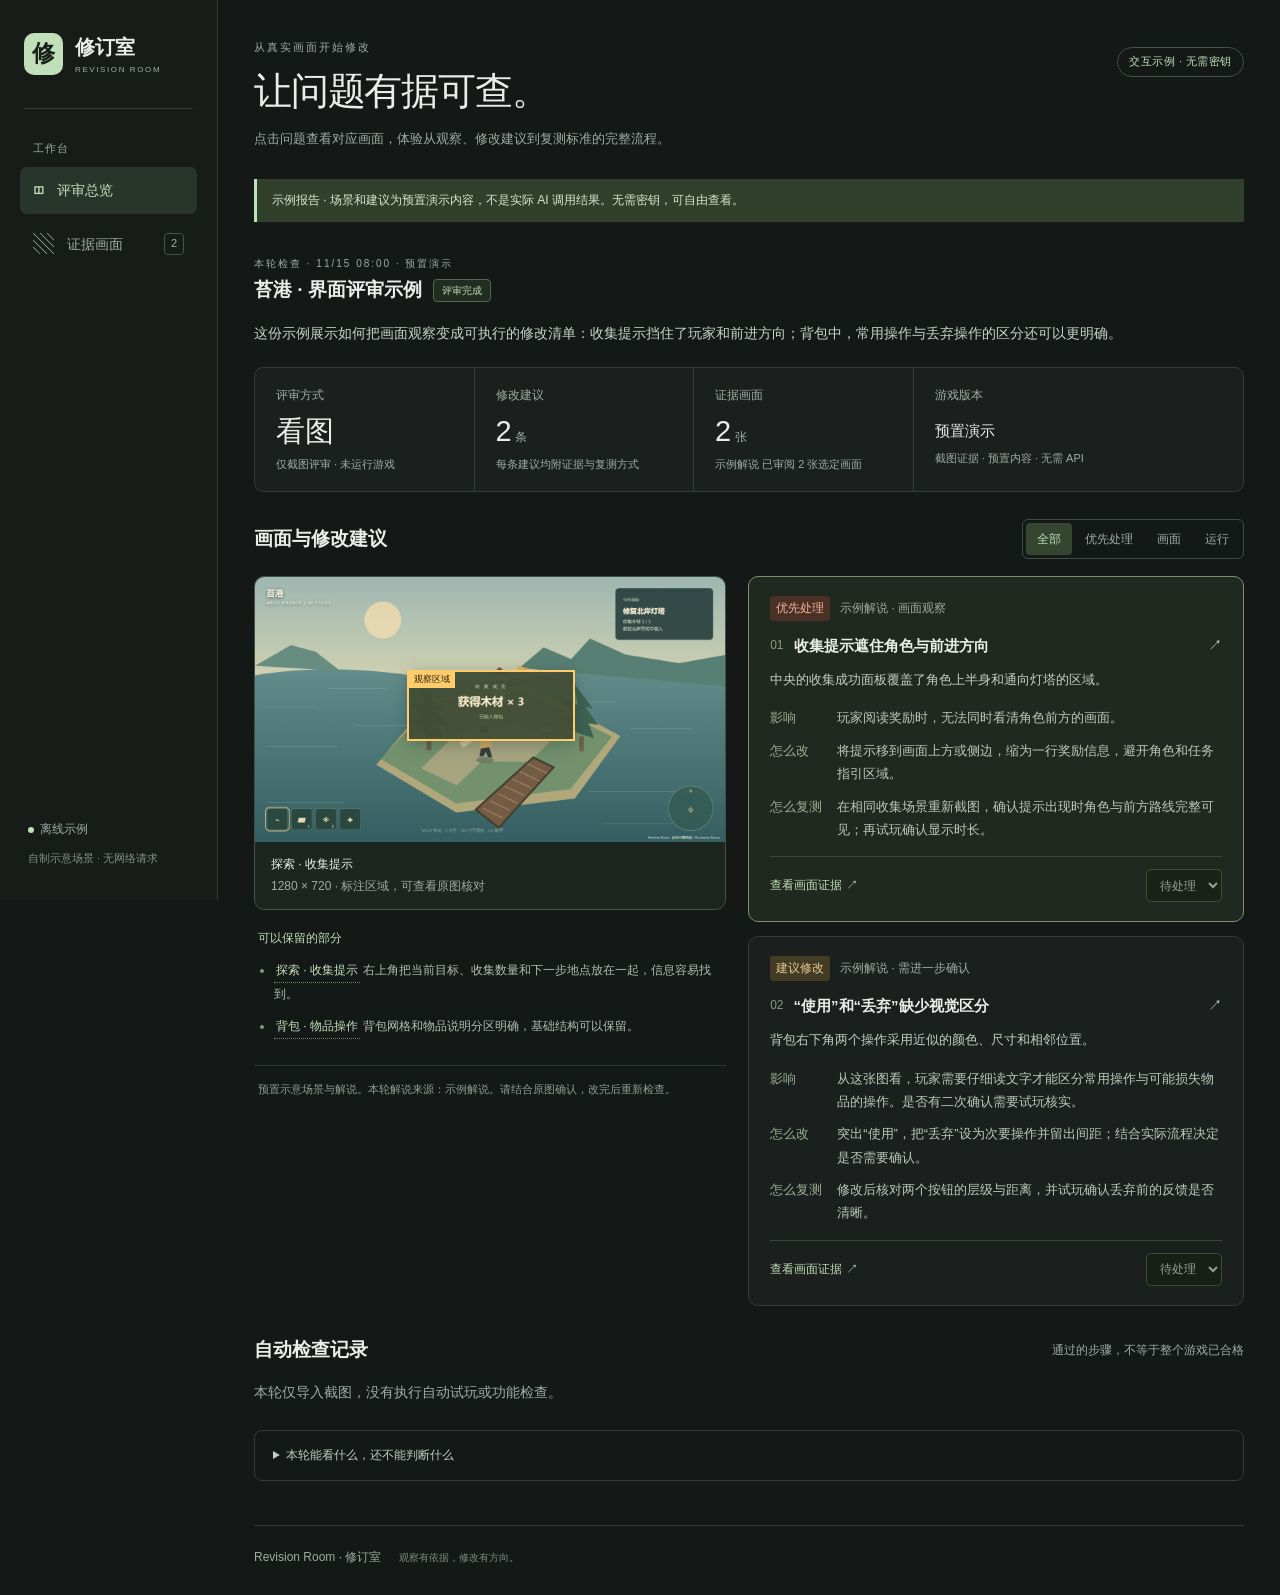
<file: docs/index.html>
<!doctype html>
<html lang="zh-CN">
<head>
  <meta charset="utf-8">
  <meta name="viewport" content="width=device-width,initial-scale=1">
  <meta name="color-scheme" content="dark">
  <title>Revision Room 修订室 · 有画面依据的游戏评审</title>
  <meta name="description" content="导入游戏截图，连接你选择的 AI，把画面观察变成附带证据、修改建议和复测标准的清单。">
  <link rel="icon" href="[data-uri]" type="image/svg+xml">
  <style>@charset "UTF-8";
:root{color-scheme:dark;--bg:#141817;--panel:#1b201e;--panel-raised:#202723;--line:#343c37;--text:#e9eee9;--muted:#a0aca4;--mint:#c1dfb9;--ink:#182119;--orange:#ecba82;--red:#e7a392;--radius:12px;font-family:"Segoe UI","Microsoft YaHei UI","Microsoft YaHei",sans-serif;font-size:14px}
*{box-sizing:border-box}body{margin:0;background:var(--bg);color:var(--text);line-height:1.6}button,input,select{font:inherit}button,select,summary{cursor:pointer}button,a,input,select,summary{-webkit-tap-highlight-color:transparent}button{color:inherit}button:disabled{cursor:wait;opacity:.55}a{color:inherit;text-decoration:none}h1,h2,h3,p{margin:0}h1{font-size:clamp(26px,3vw,38px);font-weight:580;letter-spacing:-1.2px;line-height:1.35}h2{font-size:19px;font-weight:600;line-height:1.5}h3{font-size:15px;font-weight:600}button:focus-visible,a:focus-visible,input:focus-visible,select:focus-visible,summary:focus-visible{outline:2px solid var(--mint);outline-offset:4px}button{border:0}::selection{background:#476443;color:white}[hidden]{display:none!important}.sr-only{position:absolute;width:1px;height:1px;padding:0;margin:-1px;overflow:hidden;clip:rect(0,0,0,0);white-space:nowrap;border:0}.skip{position:fixed;top:12px;left:240px;background:var(--mint);color:var(--ink);padding:10px 16px;transform:translateY(-150%);z-index:10;border-radius:8px}.skip:focus{transform:none}.eyebrow{font-size:11px;letter-spacing:2px;color:var(--muted);margin-bottom:12px}.muted{color:var(--muted)}.small{font-size:12px}.rail{position:fixed;left:0;top:0;bottom:0;width:218px;border-right:1px solid var(--line);padding:31px 20px;background:#171c19;display:flex;flex-direction:column;z-index:3}.brand{display:flex;gap:12px;align-items:center;font-size:20px;font-weight:600;padding:0 4px}.brand-mark{display:grid;place-items:center;width:39px;height:42px;background:var(--mint);color:var(--ink);border-radius:10px;font-size:23px}.brand small{display:block;font-size:8px;letter-spacing:1.6px;font-weight:500;color:var(--muted);margin-top:1px}.rail-rule{height:1px;background:var(--line);margin:31px 4px}.rail-caption{margin:0 13px 10px;letter-spacing:1px}.rail nav{display:grid;gap:7px}.nav-item{display:flex;align-items:center;gap:13px;background:none;color:var(--muted);padding:12px 13px;border-radius:7px;text-align:left;white-space:nowrap;min-height:44px}.nav-item>span{font-size:21px;line-height:1}.nav-item.active{background:#28352b;color:var(--mint)}.nav-item:hover{background:#232d26;color:var(--text)}.nav-item b{font-size:11px;padding:1px 6px;border:1px solid #455247;border-radius:4px;font-weight:500;margin-left:auto}.rail-bottom{margin-top:auto;padding:20px 8px 0;font-size:12px;color:var(--muted)}.status-dot{display:inline-block;background:var(--mint);width:6px;height:6px;border-radius:50%;margin-right:6px}.rail-bottom p{font-size:11px;color:#829087;margin-top:10px;line-height:1.8}main{margin-left:218px;padding:39px 36px 0;max-width:1720px;min-width:0}.page-heading{display:flex;justify-content:space-between;gap:24px;align-items:flex-start;margin-bottom:29px}.page-heading .eyebrow{margin-bottom:9px}.lead{color:var(--muted);margin-top:12px;font-size:13px;max-width:720px}.local-badge{font-size:11px;letter-spacing:.5px;border:1px solid #455247;color:var(--mint);padding:5px 11px;border-radius:20px;white-space:nowrap;margin-top:8px}.intake{border:1px solid var(--line);border-radius:var(--radius);padding:22px 24px;background:var(--panel);margin-bottom:26px}.intake-title{display:flex;gap:13px;align-items:center;margin-bottom:19px}.step-no{font-size:12px;color:var(--mint);border:1px solid #52664e;border-radius:50%;width:31px;height:31px;display:grid;place-items:center;flex-shrink:0}.intake-title h2{font-size:15px}.intake-title p{font-size:11px;color:var(--muted);margin-top:2px}.select-row{display:flex;gap:10px;flex-wrap:wrap}.select-row select{min-width:140px;flex:1;border:1px solid #455147;background:#151b17;border-radius:7px;color:var(--text);padding:11px 34px 11px 13px;max-width:100%;min-height:46px}.button{min-height:46px;border-radius:7px;padding:10px 18px;font-size:13px;white-space:nowrap;font-weight:600;transition:background .15s}.primary{background:var(--mint);color:var(--ink);border:1px solid var(--mint)}.primary:hover{background:#d0edc9}.primary span{margin-left:18px;font-size:17px}.secondary{background:transparent;border:1px solid #526155;color:var(--text)}.secondary:hover{background:#2c372e}.danger{color:var(--red);background:#3a2924;border:1px solid #67453a}.intake-foot{display:flex;justify-content:space-between;gap:10px;flex-wrap:wrap;font-size:11px;color:var(--muted);margin-top:12px}#model-status{color:var(--mint)}#model-status.unavailable{color:var(--orange)}.path-details{margin-top:12px;color:var(--muted);font-size:12px}.path-details summary{width:fit-content;padding:3px 0}.path-details label:not(.checkbox){display:block;margin-top:15px}.path-details input[type=text],#game-path{display:block;width:100%;background:#111713;border:1px solid #49574b;border-radius:5px;padding:10px 12px;color:var(--text);margin:7px 0 12px;min-height:43px}.checkbox{display:flex;align-items:center;gap:9px;color:var(--text);padding:8px 0}.checkbox input{accent-color:var(--mint);width:16px;height:16px}.path-details p{font-size:11px;max-width:700px;margin-top:5px}.empty{border:1px dashed #414e43;border-radius:var(--radius);padding:47px 20px 40px;text-align:center;min-height:330px;background:#181e1a}.empty-cross{font-size:29px;border:1px solid #485c45;color:var(--mint);width:55px;height:55px;border-radius:50%;display:grid;place-items:center;margin:0 auto 19px}.empty h2{font-size:23px;font-weight:500}.empty>p{font-size:13px;color:var(--muted);margin-top:11px}.empty-flow{display:flex;justify-content:center;gap:15px;align-items:center;margin:25px 0 17px;font-size:12px}.empty-flow span{background:#29342b;border-radius:5px;color:var(--mint);padding:6px 11px}.empty-flow i{color:#6e806f;font-style:normal}.empty .small{font-size:11px}footer{border-top:1px solid var(--line);display:flex;gap:18px;align-items:center;margin-top:44px;padding:22px 0 28px;color:#a1ada2;font-size:12px}footer span{font-size:10px;color:#7e8e82}.error{padding:16px 20px;background:#352720;border:1px solid #72523f;color:#f0c2a2;border-radius:9px;margin-bottom:20px;overflow-wrap:anywhere}.progress-panel{border:1px solid #52664e;background:#202b22;border-radius:10px;padding:21px 24px;margin-bottom:27px}.progress-top{display:flex;gap:10px;align-items:center}.progress-top strong{font-size:14px}.pulse{width:7px;height:7px;background:var(--mint);border-radius:50%;flex-shrink:0;animation:pulse 1.8s infinite}.progress-top #elapsed{margin-left:auto;white-space:nowrap;font-size:11px;color:var(--muted)}#steps{display:flex;list-style:none;padding:0;margin:20px 0 13px;gap:10px}#steps li{flex:1;border-top:2px solid #465148;padding-top:11px;color:#9aa79c;font-size:11px;display:flex;align-items:center;gap:6px}#steps li.current{border-color:var(--mint);color:var(--mint)}#steps li.done{border-color:#738f6d;color:#c0cfbe}#steps li>span{font-size:10px}#progress-detail{font-size:11px}.section-heading{display:flex;align-items:center;justify-content:space-between;gap:16px;flex-wrap:wrap;margin:34px 0 17px}.section-heading .eyebrow{margin-bottom:4px;font-size:10px}.section-heading h2{display:flex;align-items:center;gap:11px;flex-wrap:wrap}.section-heading.compact{margin-top:27px}.status-tag{font-size:10px;font-weight:500;border:1px solid #6e6251;color:var(--orange);padding:3px 8px;border-radius:4px;white-space:nowrap}.status-tag.done{border-color:#53674c;color:var(--mint);background:#222d22}.text-button{font-size:11px;background:none;padding:5px 0;color:var(--mint);text-align:left;min-height:30px;display:inline-flex;align-items:center}.text-button:hover{text-decoration:underline}.export-actions{display:flex;gap:18px}.report-summary{font-size:14px;line-height:1.85;color:#c8d3c9;margin-bottom:20px}.report-summary .notice{color:var(--orange);margin-top:10px;font-size:12px}.metrics{display:grid;grid-template-columns:repeat(3,1fr) 1.5fr;border:1px solid var(--line);border-radius:9px;background:var(--panel);overflow:hidden}.metrics>div{padding:18px 21px;border-right:1px solid var(--line);min-width:0}.metrics>div:last-child{border:0}.metrics>div>span{display:block;font-size:11px;color:var(--muted)}.metrics strong{font-size:29px;line-height:1.45;font-weight:500;display:block;margin:5px 0 3px;font-variant-numeric:tabular-nums}.metrics strong small{font-size:11px;color:var(--muted);font-weight:400}.metrics p{font-size:10px;color:var(--muted)}.metrics .version-metric strong{font-size:15px;margin-top:15px;margin-bottom:8px;overflow-wrap:anywhere}.filters{display:flex;border:1px solid #404d42;border-radius:6px;padding:3px;gap:2px}.filters button{font-size:11px;color:var(--muted);padding:6px 11px;background:none;border-radius:4px;min-height:32px}.filters button.active{background:#344530;color:var(--mint)}.review-grid{display:grid;grid-template-columns:minmax(0,1fr) minmax(350px,1.05fr);gap:22px;align-items:start}.evidence-column{position:sticky;top:22px;min-width:0}.evidence-card{border:1px solid #435146;border-radius:10px;overflow:hidden;background:#1d251f}.evidence-image{display:block;position:relative;width:100%;padding:0;background:#0e130f;line-height:0}.evidence-image img{width:100%;height:auto;display:block}.zoom-hint{position:absolute;bottom:9px;right:9px;background:#111b12dc;color:#e1eada;border:1px solid #82947363;padding:6px 9px;border-radius:4px;line-height:1.4;font-size:10px;opacity:0;transition:opacity .15s}.evidence-image:hover .zoom-hint,.evidence-image:focus-visible .zoom-hint{opacity:1}.annotation{position:absolute;border:2px solid #ffcc6c;background:#edbf5220;pointer-events:none;line-height:1.3;min-height:3px;min-width:3px}.annotation>span{position:absolute;top:0;left:0;color:#24200e;background:#ffcc6c;padding:2px 5px;font-size:9px;white-space:nowrap;max-width:100%;overflow:hidden}.evidence-caption{padding:13px 16px;display:flex;flex-direction:column;gap:3px}.evidence-caption strong{font-size:12px;font-weight:500}.evidence-caption span{font-size:10px;color:var(--muted)}.strengths{padding:19px 4px 9px}.strengths h3{color:var(--mint);font-size:12px;font-weight:500}.strengths ul{margin:11px 0 0;padding-left:16px;color:#b1bfb3;font-size:12px;line-height:1.9}.strengths li{margin:9px 0}.strengths li::marker{color:#7f9b75}.evidence-note{font-size:10px;color:#8e9f92;line-height:1.85;padding:13px 4px;border-top:1px solid #2f3b31;margin-top:8px}.findings{display:grid;gap:14px}.finding{padding:19px 21px;border:1px solid var(--line);border-radius:10px;background:var(--panel)}.finding.selected{border-color:#7d916c;background:#20291f}.finding-top{display:flex;gap:10px;align-items:center;margin-bottom:13px;flex-wrap:wrap}.priority{font-size:10px;font-weight:500;padding:3px 6px;border-radius:3px}.priority.high{background:#4b3026;color:#f2b49b}.priority.medium{background:#443b25;color:#e4cd91}.priority.low{background:#2d3e32;color:#b5d6b3}.source{font-size:10px;color:var(--muted)}.finding-title{background:none;padding:0;display:flex;width:100%;gap:10px;text-align:left;align-items:start;margin-bottom:10px;line-height:1.6}.finding-title>span{color:#899c82;font-size:12px;margin-top:2px;font-variant-numeric:tabular-nums}.finding-title h3{flex:1}.finding-title>b{font-weight:400;color:var(--mint)}.finding .observation{color:#c3cfc2;font-size:12px;line-height:1.85;overflow-wrap:anywhere}.finding dl{margin:14px 0 0;font-size:11px}.finding dl>div{display:grid;grid-template-columns:52px 1fr;gap:5px;margin:9px 0;line-height:1.8}.finding dt{color:#9baf92}.finding dd{margin:0;color:#bdc9b9;overflow-wrap:anywhere}.finding-foot{display:flex;justify-content:space-between;align-items:center;border-top:1px solid #3a4935;padding-top:12px;margin-top:15px;gap:10px}.finding-state select{background:#172015;color:#c5d6bc;border:1px solid #4d5e43;border-radius:5px;padding:6px 9px;font-size:11px;min-height:33px}.no-shot{height:240px;display:grid;place-items:center;color:var(--muted);font-size:12px}.no-findings{border:1px dashed #435340;border-radius:9px;padding:43px 25px;text-align:center;color:var(--muted);font-size:13px;background:#192019}.no-findings>span{font-size:25px;color:var(--mint);display:block;margin-bottom:11px}.no-findings h3{font-size:15px;color:var(--text);margin-bottom:9px}.no-findings p{font-size:12px;line-height:1.9}.check-section{margin-top:30px}.check-detail{border-bottom:1px solid var(--line);padding:2px 0}.check-detail summary{display:flex;align-items:center;gap:12px;padding:16px 3px;list-style:none}.check-detail summary::-webkit-details-marker{display:none}.check-detail summary:after{content:'＋';margin-left:7px;color:var(--muted)}.check-detail[open] summary:after{content:'−'}.check-detail summary>strong{font-size:13px;font-weight:500}.check-detail summary>span:last-child{margin-left:auto;font-size:11px;color:var(--muted)}.check-icon{font-size:10px;border-radius:50%;width:20px;height:20px;display:grid;place-items:center;flex-shrink:0}.check-icon.pass{background:#2c3c29;color:var(--mint)}.check-icon.fail{background:#50382e;color:var(--red)}.check-detail>.muted{font-size:12px;margin:0 35px 13px}.check-list{columns:2;padding-left:52px;font-size:11px;color:#b0bdb2;margin:14px 0 22px}.check-list li{padding:4px 0;break-inside:avoid;overflow-wrap:anywhere}.check-errors{font-size:12px;color:var(--red);margin-left:17px}.check-detail>a{margin:0 35px 17px}.coverage{border:1px solid var(--line);border-radius:8px;padding:15px 18px;margin-top:26px;color:var(--muted);font-size:12px}.coverage summary{color:#c1cec0}.coverage ul{font-size:11px;line-height:1.9;padding-left:18px;margin:15px 0 0}.coverage li{margin:7px 0}.gallery-intro{font-size:12px;margin-bottom:20px}.gallery{display:grid;grid-template-columns:repeat(3,minmax(0,1fr));gap:20px 17px}.shot-card{background:var(--panel);border:1px solid var(--line);border-radius:8px;overflow:hidden;padding:0;text-align:left;transition:border-color .15s}.shot-card:hover{border-color:#a2bd8c}.shot-card>div{position:relative;aspect-ratio:16/9;overflow:hidden;background:#101511}.shot-card img{width:100%;height:100%;object-fit:contain;display:block}.shot-card>span{padding:13px;display:grid;grid-template-columns:21px 1fr;gap:4px 7px;align-items:baseline}.shot-card b{font-size:10px;color:#8c9d84;font-weight:400}.shot-card strong{font-size:12px;font-weight:500;overflow-wrap:anywhere}.shot-card small{grid-column:2;font-size:10px;color:var(--muted)}.reviewed{position:absolute;top:8px;right:8px;font-size:9px;padding:3px 7px;border-radius:3px;background:#172714e8;color:var(--mint)}.history-list{display:grid;gap:13px}.history-item{padding:22px;background:var(--panel);border:1px solid var(--line);border-radius:9px;text-align:left}.history-item:hover{border-color:#71886a}.history-item>div{display:flex;align-items:center;gap:14px}.history-item h3{font-size:18px;margin-top:15px}.history-item h3 small{font-size:11px;margin-left:10px;color:var(--muted);font-weight:400;overflow-wrap:anywhere}.history-item p{color:var(--muted);font-size:12px;margin:10px 0;max-width:1000px;line-height:1.8}dialog{background:#19211b;color:var(--text);border:1px solid #55654d;border-radius:12px;padding:16px;width:min(1440px,96vw);max-width:96vw;max-height:96vh;box-shadow:0 16px 80px #0009}dialog::backdrop{background:#080d09d9;backdrop-filter:blur(5px)}.dialog-head{display:flex;align-items:center;justify-content:space-between;gap:15px;margin-bottom:12px;font-size:13px}.icon-button{background:#303d2c;width:35px;height:35px;border-radius:6px;font-size:16px;color:var(--text)}dialog img{width:100%;max-height:77vh;object-fit:contain;display:block;background:#0d130f}dialog>p{font-size:11px;color:var(--muted);padding-top:12px}.toast{position:fixed;bottom:25px;left:calc(50% + 109px);transform:translateX(-50%);padding:13px 20px;background:var(--mint);color:var(--ink);box-shadow:0 5px 35px #0007;border-radius:7px;font-size:12px;max-width:calc(100vw - 30px);z-index:8}
@keyframes pulse{50%{opacity:.35}}
@media(min-width:1700px){main{margin-right:auto}.review-grid{grid-template-columns:1.15fr 1fr}}
@media(max-width:1200px){.rail{width:190px;padding:29px 14px}.brand{font-size:18px}.brand small{font-size:7px}main{margin-left:190px;padding:31px 25px 0}.metrics>div{padding:16px}.metrics .version-metric strong{font-size:13px}.review-grid{grid-template-columns:minmax(0,1fr) minmax(320px,1fr);gap:17px}.finding{padding:17px}.gallery{grid-template-columns:repeat(2,minmax(0,1fr))}.toast{left:calc(50% + 95px)}}
@media(max-width:1049px){.review-grid{grid-template-columns:1fr}.evidence-column{position:static}.evidence-card{max-width:100%}.strengths{padding-bottom:0}.findings{grid-template-columns:1fr}.metrics{grid-template-columns:repeat(2,1fr)}.metrics>div{border-bottom:1px solid var(--line)}.metrics>div:nth-child(2){border-right:0}.metrics>div:nth-child(3){border-bottom:0}.page-heading .local-badge{display:none}.select-row #build{flex-basis:100%}.select-row #pick{flex:1}.select-row #start{flex:1}.check-list{columns:1}.metrics .version-metric strong{font-size:16px;margin-top:10px}.metrics strong{font-size:27px}}
@media(max-width:700px){.rail{position:static;width:auto;padding:16px 20px;border-right:0;border-bottom:1px solid var(--line);flex-direction:row;align-items:center;justify-content:space-between;gap:14px}.brand{font-size:17px;gap:8px}.brand-mark{width:31px;height:34px;font-size:19px;border-radius:7px}.brand small{font-size:6px;letter-spacing:1px}.rail-rule,.rail-caption,.rail-bottom{display:none}.rail nav{display:flex;gap:2px}.nav-item{padding:9px 10px;font-size:12px;gap:0;min-height:40px}.nav-item>span,.nav-item b{display:none}main{margin:0;padding:26px 20px 0}.page-heading{margin-bottom:22px}.lead{font-size:12px;margin-top:10px}.intake{padding:18px;margin-bottom:21px}.intake-foot{font-size:10px;gap:5px}.intake-foot>span:last-child{display:none}.section-heading{margin-top:26px}.metrics>div{padding:15px}.metrics p{font-size:9px}.progress-panel{padding:18px}.progress-top strong{font-size:12px}.progress-top #elapsed{font-size:10px}#steps{gap:5px}#steps li{font-size:9px;gap:3px}.filters{width:100%}.filters button{flex:1;min-height:36px}.section-heading.compact h2{font-size:18px}.section-heading.compact>.small{font-size:10px}.gallery{gap:13px}.shot-card>span{padding:11px 9px;grid-template-columns:16px 1fr;gap:4px}.shot-card strong{font-size:11px}.shot-card small{font-size:9px}.history-item{padding:18px}.history-item h3 small{display:block;margin:6px 0}.toast{left:50%}.skip{left:20px}.empty{padding:35px 15px}.empty h2{font-size:21px}.empty-flow{gap:8px;font-size:10px}.empty-flow span{padding:6px 8px}footer{margin-top:32px;padding-bottom:23px;gap:13px}footer span{font-size:9px}.evidence-note{font-size:10px}.check-detail summary{gap:8px}.check-detail summary>strong{font-size:12px}.check-detail summary>span:last-child{font-size:10px}.check-detail>.muted{margin-left:28px}.check-list{padding-left:42px}.report-summary{font-size:13px}.export-actions{gap:20px}.finding-title h3{font-size:15px}.finding dl{font-size:12px}.finding dl>div{grid-template-columns:57px 1fr}.finding-state select{min-height:36px}.text-button{min-height:36px}}
@media(max-width:430px){.rail{padding:13px 14px;gap:8px}.brand small{display:none}.brand{font-size:16px}.brand-mark{width:28px;height:30px;font-size:18px}.nav-item{font-size:11px;padding:8px}.nav-item[data-view=history]{max-width:52px;white-space:normal;line-height:1.4}main{padding:23px 14px 0}h1{font-size:28px}.intake{padding:16px}.button{padding:9px 12px;font-size:12px}.primary span{margin-left:8px}.metrics>div{padding:13px}.metrics .version-metric strong{font-size:13px}.metrics strong{font-size:25px}.section-heading h2{font-size:17px}.progress-top{flex-wrap:wrap}.progress-top #elapsed{margin-left:17px}.gallery{grid-template-columns:1fr}.empty-flow{gap:5px}.empty-flow span{padding:6px}.finding{padding:16px}.source{font-size:9px}footer{align-items:start}footer span{max-width:210px}.check-detail summary>span:last-child{font-size:9px}.check-detail summary>strong{font-size:11px}.check-detail summary{gap:6px}.check-detail summary:after{margin-left:0}.check-icon{width:17px;height:17px}}
.finding .observation,.finding dl{font-size:13px}.finding dl>div{grid-template-columns:62px 1fr}.source,.priority,.evidence-caption span,.strengths li,.check-list{font-size:12px}.evidence-note{font-size:11px}.metrics>div>span{font-size:12px}.metrics p{font-size:11px}.metrics strong small{font-size:12px}.intake-foot{font-size:12px}.filters button{font-size:12px}.text-button{font-size:12px}.finding-state select{font-size:12px}.gallery-intro{font-size:13px}.shot-card strong{font-size:13px}.nav-item[data-view=history]{max-width:none;white-space:nowrap}.check-detail summary>span:last-child{font-size:12px}
@media(max-width:430px){.metrics p{font-size:10px}.source{font-size:11px}.intake-foot{font-size:11px}.check-detail summary>span:last-child{font-size:10px}.finding dl>div{grid-template-columns:60px 1fr}}
.inline-evidence{background:none;color:var(--mint);padding:0 2px;font:inherit;border-bottom:1px dotted #738b64;line-height:inherit}.inline-evidence:hover{color:#e1f9d7;border-bottom-style:solid}
@media(prefers-reduced-motion:reduce){*{animation:none!important;transition:none!important;scroll-behavior:auto!important}}
.reviewer-row{display:flex;align-items:center;gap:12px;margin-top:16px;padding-top:16px;border-top:1px solid var(--line)}.reviewer-row>label{font-size:12px;color:var(--muted);flex-shrink:0}.reviewer-row select{flex:1;min-width:0;background:var(--bg);color:var(--text);border:1px solid var(--line);border-radius:6px;padding:9px 11px;min-height:40px}.send-notice{font-size:11px;color:var(--muted);margin-top:7px;overflow-wrap:anywhere}#ai-dialog{width:min(690px,94vw);padding:25px;max-height:92vh}#ai-dialog .eyebrow{margin-bottom:3px}#ai-dialog .dialog-head{margin-bottom:8px}.settings-intro{font-size:13px;color:var(--muted);margin-bottom:19px}.profile-picker{display:grid;grid-template-columns:auto 1fr;align-items:center;gap:14px;padding:14px 0;border-top:1px solid var(--line);border-bottom:1px solid var(--line);margin-bottom:18px;font-size:12px}.settings-grid{display:grid;grid-template-columns:1fr 1fr;gap:15px}.settings-grid>label{display:flex;flex-direction:column;gap:6px;font-size:12px;min-width:0}.settings-grid .wide{grid-column:1/-1}#ai-dialog input:not([type=checkbox]),#ai-dialog select{width:100%;min-width:0;color:var(--text);background:#131a15;border:1px solid #455043;border-radius:6px;padding:10px 11px;font-size:13px;min-height:42px}#ai-dialog input::placeholder{color:#7f8e80}#ai-dialog small{font-size:11px;line-height:1.7;color:var(--muted)}.api-advanced{margin-top:19px;font-size:12px;color:var(--muted)}.api-advanced summary{padding:7px 0}.api-advanced .settings-grid{margin-top:12px}.settings-grid .checkbox{flex-direction:row;align-items:center;gap:8px}.settings-grid input[type=checkbox]{accent-color:var(--mint)}.settings-note{font-size:11px;color:var(--muted);line-height:1.8;margin:20px 0}.settings-actions{display:flex;gap:10px;justify-content:flex-end;align-items:center;border-top:1px solid var(--line);padding-top:18px}.settings-actions .text-button{margin-right:auto;color:var(--red)}.api-result{font-size:12px;overflow-wrap:anywhere;padding:12px 14px;border-radius:6px;background:#293a28;color:var(--mint);margin:14px 0}.api-result.error{background:#45342b;color:#f4c7a0}#ai-dialog[aria-busy=true] button:disabled{cursor:wait}
@media(max-width:600px){.reviewer-row{flex-wrap:wrap;gap:9px}.reviewer-row>label{width:100%}.reviewer-row select{flex-basis:calc(100% - 130px);font-size:12px}#ai-dialog{padding:19px}.settings-grid{grid-template-columns:1fr}.settings-grid .wide{grid-column:auto}.settings-actions{flex-wrap:wrap}.settings-actions .text-button{width:100%;margin:0;text-align:left}.profile-picker{grid-template-columns:1fr;gap:6px}.send-notice{font-size:11px}}
.intake-top{display:flex;justify-content:space-between;gap:15px;align-items:start}.intake-top .intake-title{margin-bottom:14px}.intake-top>.text-button{white-space:nowrap}.capture-modes{display:flex;gap:4px;margin-bottom:18px;width:fit-content;border-radius:7px;background:#101712;padding:4px}.capture-modes button{background:none;padding:8px 16px;border-radius:4px;font-size:12px;color:var(--muted);min-height:36px}.capture-modes .active{background:#344431;color:var(--mint)}.import-fields{display:grid;grid-template-columns:1fr 1.5fr;gap:16px;margin-bottom:16px}.import-fields label{display:flex;flex-wrap:wrap;align-content:start;gap:7px;font-size:12px}.import-fields input,.import-fields textarea{width:100%;min-width:0;background:#121a14;color:var(--text);font:inherit;border:1px solid #455043;border-radius:6px;padding:10px;resize:vertical}.import-fields textarea{min-height:43px}.drop-zone{width:100%;display:flex;flex-direction:column;align-items:center;gap:7px;border:1px dashed #6d8067;background:#1b281d;color:var(--text);border-radius:8px;padding:25px 18px}.drop-zone:hover,.drop-zone.dragging{background:#293e28;border-color:var(--mint)}.drop-zone strong{font-weight:500;font-size:14px}.drop-zone span{font-size:11px;color:var(--muted)}.upload-preview{display:grid;grid-template-columns:repeat(5,minmax(0,1fr));gap:10px;margin-top:14px}.upload-thumb{position:relative;min-width:0}.upload-thumb img{display:block;width:100%;aspect-ratio:16/9;object-fit:contain;background:#101711;border:1px solid var(--line);border-radius:5px}.upload-thumb span{display:block;font-size:10px;overflow:hidden;text-overflow:ellipsis;white-space:nowrap;margin-top:4px;color:var(--muted)}.upload-thumb button{position:absolute;top:4px;right:4px;background:#152017e8;border:1px solid #6e7f64;border-radius:4px;width:28px;height:28px;font-size:15px}.import-bottom{display:flex;justify-content:space-between;gap:15px;align-items:center;margin-top:13px}.demo-banner{background:#31402b;border-left:3px solid var(--mint);padding:12px 15px;margin:20px 0 0;color:#d7e8ce;font-size:12px}#cancel{margin-top:15px}
@media(max-width:700px){.import-fields{grid-template-columns:1fr;gap:12px}.upload-preview{grid-template-columns:repeat(3,minmax(0,1fr))}.intake-top{flex-wrap:wrap;gap:0}.intake-top>.text-button{margin-bottom:14px}.import-bottom{flex-wrap:wrap}.import-bottom .button{width:100%}.drop-zone strong{font-size:12px}.drop-zone span{font-size:10px}.drop-zone{padding:21px 12px}}

#web-preset{width:100%;min-width:0}
#web-route{display:block;width:100%;min-height:12rem;margin-top:6px;padding:12px;border:1px solid #49564a;border-radius:6px;background:#111814;color:#e7eee6;font:13px/1.55 Consolas,monospace;resize:vertical}
#web-intake .import-bottom{margin-top:12px}
.capture-modes,#steps{flex-wrap:wrap}
#steps li{min-width:min(110px,100%);overflow-wrap:anywhere}
</style>
</head>
<body>
  <a class="skip" href="#main">跳到评审内容</a>
  <aside class="rail">
    <a class="brand" href="#main" aria-label="修订室首页"><span class="brand-mark" aria-hidden="true">修</span><span>修订室<small>REVISION ROOM</small></span></a>
    <div class="rail-rule"></div>
    <p class="eyebrow rail-caption">工作台</p>
    <nav aria-label="主要导航">
      <button class="nav-item active" data-view="report"><span aria-hidden="true">◫</span>评审总览</button>
      <button class="nav-item" data-view="gallery"><span aria-hidden="true">▧</span>证据画面 <b id="shot-count">0</b></button>
      <button class="nav-item" data-view="history"><span aria-hidden="true">↶</span>检查历史</button>
    </nav>
    <div class="rail-bottom"><span class="status-dot" aria-hidden="true"></span><span id="connection">正在连接本机</span><p>游戏在本机运行<br>由你选择 AI 看图与建议</p></div>
  </aside>
  <main id="main">
    <header class="page-heading"><div><p class="eyebrow">从真实画面开始修改</p><h1 id="page-title">让问题有据可查。</h1><p class="lead">导入游戏画面，交给你选择的 AI，得到有证据、能复测的修改建议。</p></div><span class="local-badge">本地工作台</span></header>
    <section class="intake" aria-labelledby="intake-title">
      <div class="intake-top"><div class="intake-title"><span class="step-no" aria-hidden="true">＋</span><div><h2 id="intake-title">放入要检查的游戏</h2><p id="mode-description">已接入《星潮漂流》Windows 版</p></div></div><button id="view-demo" class="text-button">先看示例报告 ↗</button></div>
      <div class="capture-modes" role="group" aria-label="选择评审方式"><button data-mode="screenshots" aria-pressed="false">导入游戏截图</button><button data-mode="game" class="active" aria-pressed="true">星潮试玩</button><button data-mode="web" aria-pressed="false">网页试玩</button></div>
      <div class="select-row game-only"><label class="sr-only" for="build">游戏版本</label><select id="build"><option value="">正在寻找本机游戏…</option></select><button id="pick" class="button secondary">选择游戏文件</button><button id="start" class="button primary" disabled>开始自动评审 <span aria-hidden="true">↗</span></button></div>
      <div id="web-intake" hidden>
        <div class="import-fields"><label for="web-preset">试玩路线<select id="web-preset"><option value="moss">苔港 · 打开与关闭背包</option><option value="rust">Rustfire · 进入泵站与暂停</option><option value="custom">自定义路线</option></select></label>
        <label for="web-url">本机游戏网址<input id="web-url" type="url" spellcheck="false"></label></div>
        <details class="path-details"><summary>查看或编辑操作步骤</summary>
          <label for="web-route">路线 JSON</label><textarea id="web-route" rows="10" spellcheck="false"></textarea>
          <p class="small muted">支持截图、点击、按键、长按、核对文字及检查元素是否完整落在窗口内。</p>
        </details>
        <div class="import-bottom"><p id="web-hint" class="small muted">将在独立 Edge 窗口中运行，全程无需 AI 密钥。</p><button id="web-start" class="button primary">开始网页试玩 ↗</button></div>
      </div>
      <div id="image-intake" hidden>
        <div class="import-fields"><label>游戏 / 版本名称<input id="project-name" maxlength="100" value="我的游戏" placeholder="例如：海岛冒险 · 第三版"></label><label>希望检查什么 <span class="muted">选填</span><textarea id="game-context" rows="2" maxlength="6000" placeholder="说明游戏类型、玩家目标，或你想重点检查的界面。无需先自己找问题。"></textarea></label></div>
        <input type="file" id="image-files" accept="image/png,image/jpeg,image/webp" multiple hidden>
        <button id="choose-shots" class="drop-zone"><strong>把游戏截图拖到这里，或点击选择</strong><span>PNG、JPG、WebP · 最多 10 张 · 适用于任何游戏</span></button>
        <div id="upload-preview" class="upload-preview" aria-live="polite"></div>
        <div class="import-bottom"><p class="muted small">生成长边最多 1600 像素的评审副本，原图保持不变。</p><button id="start-images" class="button primary" disabled>评审这些画面 ↗</button></div>
        <details class="path-details"><summary>已有这些截图的评审结果？</summary>
          <p class="muted">选择原图后，可把评审要求和原图交给你常用的 AI，再把返回的 JSON 导入这里。文件名用于匹配证据。</p>
          <button id="export-prompt" class="button secondary" disabled>下载给 AI 的评审要求</button>
          <button id="choose-review" class="button secondary" disabled>导入已有评审</button>
          <input id="review-file" type="file" accept=".json,application/json" hidden>
        </details>
      </div>
      <div class="reviewer-row"><label for="reviewer">画面评审 AI</label><select id="reviewer"><option value="codex">Codex · 本机登录</option></select><button id="ai-settings" class="button secondary">管理 AI 接口</button></div>
      <div class="intake-foot"><span id="model-status">正在检查 Codex 登录</span><span id="mode-safety">新建独立存档 · 只读游戏文件</span></div>
      <p id="send-notice" class="send-notice">本轮选定的截图和检查摘要将交给 Codex，使用现有账户额度。</p>
      <details class="path-details game-only"><summary>输入游戏路径 / 检查选项</summary><label for="game-path">游戏程序或完整游戏文件夹</label><input id="game-path" placeholder="D:\…\StarTide.exe" spellcheck="false"><label class="checkbox"><input id="use-vision" type="checkbox" checked>使用所选 AI 审阅本次截图</label><p class="muted">其他游戏需先接入自动操作流程。关闭画面评审后，只执行本机试玩检查。</p></details>
      <button id="cancel" class="button danger" hidden>停止检查</button>
    </section>
    <div id="error" class="error" role="alert" hidden></div>
    <section id="progress" class="progress-panel" aria-label="评审进度" hidden><div class="progress-top"><span class="pulse" aria-hidden="true"></span><strong id="progress-label">准备检查</strong><span id="elapsed"></span></div><ol id="steps"></ol><p id="progress-detail" class="muted"></p></section>
    <div id="content" aria-busy="false"><section class="empty"><div class="empty-cross" aria-hidden="true">＋</div><h2>从画面，到下一次修改。</h2><p>放入截图，或运行已适配游戏的自动试玩，<br>把实际表现变成可核对的修改清单。</p><div class="empty-flow"><span>提供画面</span><i>→</i><span>AI 观察</span><i>→</i><span>修改与复测</span></div><p class="small muted">可以先看示例报告，了解一轮评审会得到什么。</p></section></div>
    <footer>Revision Room · 修订室 <span>观察有依据，修改有方向。</span></footer>
  </main>
  <dialog id="lightbox" aria-label="放大查看证据截图"><div class="dialog-head"><strong id="lightbox-title"></strong><button class="icon-button" id="close-lightbox" aria-label="关闭截图">✕</button></div><img id="lightbox-image" alt=""><p id="lightbox-caption"></p></dialog>
  <dialog id="ai-dialog" aria-labelledby="ai-title">
    <div class="dialog-head"><div><p class="eyebrow">选择看图的伙伴</p><h2 id="ai-title">AI 接口</h2></div><button class="icon-button" id="close-ai" aria-label="关闭 AI 接口设置">✕</button></div>
    <p class="settings-intro">Codex 继续使用本机登录。其他 AI 在这里填写各自的 API 密钥，可保存多套配置。</p>
    <div class="profile-picker"><label for="profile-edit">已保存的接口</label><select id="profile-edit"><option value="">＋ 添加新接口</option></select></div>
    <form id="profile-form" autocomplete="off">
      <div class="settings-grid">
        <label>服务商<select id="ai-preset"></select></label>
        <label>显示名称<input id="ai-name" required maxlength="80" placeholder="例如：我的 Grok"></label>
        <label class="wide">API 基础地址<input id="ai-url" required type="url" spellcheck="false" placeholder="https://服务商地址/v1"><small id="preset-hint">填写基础地址，无需在末尾加 /chat/completions。</small></label>
        <label class="wide">视觉模型名称<input id="ai-model" required maxlength="150" spellcheck="false" placeholder="从服务商控制台复制支持图片的模型名称"></label>
        <label class="wide">API 密钥<input id="ai-key" type="password" autocomplete="new-password" spellcheck="false" placeholder="粘贴此服务商的 API 密钥"><small id="key-hint">使用当前 Windows 账户加密保存；不会写进报告或浏览器存储。</small></label>
      </div>
      <details class="api-advanced"><summary>接口格式与输出设置</summary><div class="settings-grid">
        <label>接口格式<select id="ai-protocol"><option value="openai">OpenAI 兼容 · Chat Completions</option><option value="anthropic">Claude · Messages</option></select></label>
        <label>输出上限<input id="ai-tokens" type="number" min="1024" max="32768" step="1" value="8192" required></label>
        <label>输出参数<select id="ai-token-param"><option value="max_tokens">max_tokens · 多数兼容接口</option><option value="max_completion_tokens">max_completion_tokens · OpenAI</option></select></label>
        <label class="checkbox"><input id="ai-no-key" type="checkbox">本机服务无需密钥</label>
      </div></details>
      <p class="settings-note">请选择能看图的模型。测试会发送一张简单色块图；正式评审会发送最多 10 张游戏截图和检查摘要。API 按服务商规则计费，与网页订阅额度分开。</p>
      <div id="ai-result" class="api-result" role="status" hidden></div>
      <div class="settings-actions"><button type="button" id="delete-profile" class="text-button" hidden>移除此配置</button><button type="button" id="test-profile" class="button secondary">测试看图</button><button type="submit" id="save-profile" class="button primary">保存并选用</button></div>
    </form>
  </dialog>
  <div id="toast" role="status" class="toast" hidden></div>
<script>window.REVISION_ROOM_DEMO={"id": "demo", "isDemo": true, "mode": "screenshots", "name": "苔港 · 界面评审示例", "buildName": "预置演示", "createdAt": "2026-11-15T16:00:00+08:00", "endedAt": "2026-11-15T16:00:00+08:00", "status": "complete", "step": 5, "stage": "示例报告", "visionRequested": true, "visualProvider": "示例解说", "visualModel": "预置内容 · 无需 API", "checks": [], "events": [], "summary": "这份示例展示如何把画面观察变成可执行的修改清单：收集提示挡住了玩家和前进方向；背包中，常用操作与丢弃操作的区分还可以更明确。", "coverage": ["这是自制的示意界面和预置解说，不是真实游戏测试，也不是 AI 实时输出。", "通过高亮区域核对观察，再决定是否采纳建议；状态标记不能代替修改后的复测。"], "screenshots": [{"id": "uploads/01", "path": "hud.png", "label": "探索 · 收集提示", "width": 1280, "height": 720, "kind": "upload"}, {"id": "uploads/02", "path": "inventory.png", "label": "背包 · 物品操作", "width": 1280, "height": 720, "kind": "upload"}], "visual": {"summary": "预置示例", "inspected_screenshots": ["uploads/01", "uploads/02"], "strengths": ["uploads/01 右上角把当前目标、收集数量和下一步地点放在一起，信息容易找到。", "uploads/02 背包网格和物品说明分区明确，基础结构可以保留。"], "limitations": ["单张截图无法确定收集提示持续多久，也不能判断是否支持关闭。", "无法从背包截图确认丢弃操作是否另有确认步骤。"], "findings": []}, "findings": [{"id": "demo-1", "kind": "visual", "state": "open", "severity": "high", "confidence": "high", "title": "收集提示遮住角色与前进方向", "observation": "中央的收集成功面板覆盖了角色上半身和通向灯塔的区域。", "impact": "玩家阅读奖励时，无法同时看清角色前方的画面。", "recommendation": "将提示移到画面上方或侧边，缩为一行奖励信息，避开角色和任务指引区域。", "verify": "在相同收集场景重新截图，确认提示出现时角色与前方路线完整可见；再试玩确认显示时长。", "screenshot_id": "uploads/01", "region": {"x": 32.3, "y": 35.3, "w": 35.8, "h": 26.5}}, {"id": "demo-2", "kind": "visual", "state": "open", "severity": "medium", "confidence": "medium", "title": "“使用”和“丢弃”缺少视觉区分", "observation": "背包右下角两个操作采用近似的颜色、尺寸和相邻位置。", "impact": "从这张图看，玩家需要仔细读文字才能区分常用操作与可能损失物品的操作。是否有二次确认需要试玩核实。", "recommendation": "突出“使用”，把“丢弃”设为次要操作并留出间距；结合实际流程决定是否需要确认。", "verify": "修改后核对两个按钮的层级与距离，并试玩确认丢弃前的反馈是否清晰。", "screenshot_id": "uploads/02", "region": {"x": 70.2, "y": 74.3, "w": 10.8, "h": 6.9}}]};window.REVISION_ROOM_IMAGES={"hud.png": "[data-uri]", "inventory.png": "[data-uri]"};const $ = (selector) => document.querySelector(selector);
const staticDemo = window.REVISION_ROOM_DEMO || null;
const state = {token: '', active: null, report: null, view: 'report', history: [], selected: null, filter: 'all', busy: false, ai: {profiles:[],presets:[],defaultId:'codex'}, codex:{}, settingsBusy:false, mode:'game', uploads:[]};
const reviewerName = r => r?.visualProvider || 'Codex';
const escape = value => String(value ?? '').replace(/[&<>"']/g, c => ({'&':'&amp;','<':'&lt;','>':'&gt;','"':'&quot;',"'":'&#39;'}[c]));
const statusNames = {running:'评审进行中',queued:'等待检查',complete:'评审完成',partial:'画面评审未完成',error:'检查未完成',cancelled:'已停止',interrupted:'检查已中断'};
const severityNames = {high:'优先处理',medium:'建议修改',low:'细节优化'};
const findingStates = {open:'待处理',planned:'已安排',retest:'待复测'};
const buildLabel = name => /^Build_Opening_Candidate\d+$/.test(name || '') ? `开场候选 ${name.match(/\d+$/)[0]}` : name || '';
function evidenceText(value,r) {
  return escape(value).replace(/(?:opening|systems|uploads)\/[\w-]+/g,id=>{
    const shot=r.screenshots.find(s=>s.id===id);
    return shot ? `<button class="inline-evidence" data-shot="${escape(id)}" aria-label="查看截图：${escape(shot.label)}">${escape(shot.label)}</button>` : id;
  });
}
const dateText = value => value ? new Date(value).toLocaleString('zh-CN', {month:'2-digit',day:'2-digit',hour:'2-digit',minute:'2-digit',hour12:false}) : '';
const evidenceUrl = (report, path) => staticDemo ? window.REVISION_ROOM_IMAGES[path] : report.isDemo ? `/demo/${path.split('/').map(encodeURIComponent).join('/')}` : `/evidence/${encodeURIComponent(report.id)}/${path.split('/').map(encodeURIComponent).join('/')}`;
let pollTimer, toastTimer;

async function api(path, body) {
  const response = await fetch(path, body === undefined ? {} : {method:'POST', headers:{'Content-Type':'application/json','X-Revision-Token':state.token}, body:JSON.stringify(body)});
  const data = await response.json();
  if (!response.ok) throw new Error(data.error || '连接失败，请重试');
  return data;
}
function showError(message = '') { $('#error').hidden = !message; $('#error').textContent = message; }
function toast(message) {
  $('#toast').textContent = message; $('#toast').hidden = false;
  clearTimeout(toastTimer); toastTimer = setTimeout(() => $('#toast').hidden = true, 3500);
}
function setBusy(busy) {
  state.busy = busy;
  for (const id of ['start','pick','build','game-path','use-vision','reviewer','ai-settings','start-images','choose-shots','project-name','game-context','image-files','view-demo','web-start','web-route','web-url','web-preset']) $(`#${id}`).disabled = busy || !!state.active;
  document.querySelectorAll('[data-mode],[data-remove-upload]').forEach(el=>el.disabled=busy || !!state.active);
  $('#start-images').disabled ||= !state.uploads.length;
  $('#choose-review').disabled = $('#start-images').disabled;
  $('#export-prompt').disabled = $('#start-images').disabled;
  $('#start').disabled ||= !$('#game-path').value.trim();
  $('#web-start').disabled ||= !state.webAvailable;
  $('#cancel').hidden = !state.active;
  $('#cancel').disabled = busy;
}
function setPath(path) { $('#game-path').value = path; setBusy(state.busy); }
function setView(view) {
  state.view = view;
  document.querySelectorAll('[data-view]').forEach(button => { button.classList.toggle('active', button.dataset.view === view); button.setAttribute('aria-current', button.dataset.view === view ? 'page' : 'false'); });
  render();
}
function elapsed() {
  if (!state.report) return;
  const seconds = Math.max(0, Math.floor(((state.report.endedAt ? new Date(state.report.endedAt) : Date.now()) - new Date(state.report.createdAt))/1000));
  $('#elapsed').textContent = `${Math.floor(seconds/60)} 分 ${seconds%60} 秒`;
}
function renderProgress() {
  const r = state.report;
  const running = r && ['running','queued'].includes(r.status);
  $('#progress').hidden = !running;
  if (!running) return;
  $('#progress-label').textContent = r.stage;
  const labels=r.mode==='web' ? r.route.steps.map(s=>s.label) : r.mode==='screenshots' ? ['准备画面','AI 看图'] : ['准备','开场试玩','系统检查','存档复查','AI 看图'];
  const step=r.mode==='screenshots' ? (r.step>=4?1:0) : r.step;
  $('#steps').innerHTML = labels.map((label,index) => `<li class="${index < step ? 'done' : index === step ? 'current' : ''}"><span>${index < step ? '✓' : index+1}</span>${escape(label)}</li>`).join('');
  $('#progress-detail').textContent = r.mode==='web' ? '每一步会保存画面和操作结果。遇到失败时可查看最后一张截图。' : r.step === 4 ? '所选 AI 正在审阅本轮画面。截图已保存在本机，完成后会显示对应建议。' : '游戏窗口会自动打开和关闭。请等待这轮操作结束，避免手动操作正在检查的游戏。';
  elapsed();
}
function reportHeader(r) {
  const checked = r.checks.reduce((sum,c) => sum+c.checks.length,0);
  const errors = r.checks.reduce((sum,c) => sum+c.errors.length,0);
  const completed = r.status === 'complete';
  const exports = !r.isDemo && !['running','queued'].includes(r.status) ? `<div class="export-actions">${r.mode==='web' ? '<button class="text-button" id="replay-web">载入路线复测 ↗</button>' : ''}<a class="text-button" href="/api/runs/${encodeURIComponent(r.id)}/markdown" download>导出清单 ↓</a><a class="text-button" href="/api/runs/${encodeURIComponent(r.id)}/bundle" download>保存证据包 ↓</a></div>` : '';
  return `${r.isDemo ? '<p class="demo-banner">示例报告 · 场景和建议为预置演示内容，不是实际 AI 调用结果。无需密钥，可自由查看。</p>' : ''}<div class="section-heading"><div><p class="eyebrow">本轮检查 · ${escape(dateText(r.createdAt))} · ${escape(buildLabel(r.buildName))}</p><h2>${escape(r.name)} <span class="status-tag ${completed ? 'done' : ''}">${escape(statusNames[r.status] || r.status)}</span></h2></div>${exports}</div>
  <div class="report-summary"><p>${escape(r.summary)}</p>${r.visualError ? `<p class="notice">${escape(reviewerName(r))}：${escape(r.visualError)}。本轮试玩记录和截图仍可查看。</p>` : ''}${r.error ? `<p class="notice">${escape(r.error)}</p>` : ''}</div>
  <div class="metrics"><div><span>${r.mode==='screenshots' ? '评审方式' : '自动检查'}</span><strong>${r.mode==='screenshots' ? '看图' : checked}<small>${r.mode==='screenshots' ? '' : ' 项通过'}</small></strong><p>${r.mode==='screenshots' ? '仅截图评审 · 未运行游戏' : errors ? `${errors} 项错误，请查看下方证据` : `${r.checks.length} / ${r.mode==='web' ? r.route.steps.length : 4} 组流程已有结果`}</p></div><div><span>修改建议</span><strong>${r.visual || r.mode==='web' ? r.findings.length : '—'}<small>${r.visual || r.mode==='web' ? ' 条' : ''}</small></strong><p>${r.mode==='web' ? '来自当前路线的检查结果' : r.visual ? '每条建议均附证据与复测方式' : r.visionRequested ? '等待 AI 画面评审' : '本轮未启用画面评审'}</p></div><div><span>证据画面</span><strong>${r.screenshots.length}<small> 张</small></strong><p>${r.visual ? `${escape(reviewerName(r))} 已审阅 ${r.visual.inspected_screenshots.length} 张选定画面` : '来自本轮独立试玩'}</p></div><div class="version-metric"><span>游戏版本</span><strong>${escape(buildLabel(r.buildName))}</strong><p>${r.mode==='web' ? '独立浏览器' : r.mode==='screenshots' ? '截图证据' : '独立存档'} · ${escape(r.visualModel || (r.reviewerId==='external' ? '导入已有评审' : '本机检查'))}</p></div></div>`;
}
function shotMarkup(r, shot, finding) {
  if (!shot) return `<div class="no-shot">截图将在试玩完成后出现。</div>`;
  const region = finding?.region;
  const box = region ? `<span class="annotation" style="left:${region.x}%;top:${region.y}%;width:${region.w}%;height:${region.h}%" aria-hidden="true"><span>观察区域</span></span>` : '';
  return `<button class="evidence-image" data-shot="${escape(shot.id)}" aria-label="放大查看：${escape(shot.label)}"><img src="${evidenceUrl(r,shot.path)}" alt="${escape(shot.label)}的游戏截图" loading="lazy">${box}<span class="zoom-hint">点击查看原图 ↗</span></button><div class="evidence-caption"><strong>${escape(shot.label)}</strong><span>${shot.width} × ${shot.height} · ${region ? '标注区域，可查看原图核对' : '本轮记录画面'}</span></div>`;
}
function renderReport(r) {
  const candidates = r.findings.filter(f => state.filter === 'all' || f.kind === state.filter || f.severity === state.filter);
  if (!candidates.some(f=>f.id === state.selected)) state.selected = candidates[0]?.id || null;
  const selected = r.findings.find(f=>f.id===state.selected);
  const shot = r.screenshots.find(s=>s.id===selected?.screenshot_id) || r.screenshots.find(s=>s.id==='opening/01_opening') || r.screenshots[0];
  const findings = candidates.length ? candidates.map((f,index) => `<article class="finding ${f.id===state.selected ? 'selected' : ''}" id="${escape(f.id)}"><div class="finding-top"><span class="priority ${escape(f.severity)}">${escape(severityNames[f.severity])}</span><span class="source">${f.kind==='visual' ? (f.confidence==='medium' ? `${escape(reviewerName(r))} · 需进一步确认` : `${escape(reviewerName(r))} · 画面观察`) : '自动运行检查'}</span></div><button class="finding-title" data-select="${escape(f.id)}" ${f.screenshot_id ? 'title="查看对应证据画面"' : ''}><span>${String(index+1).padStart(2,'0')}</span><h3>${escape(f.title)}</h3>${f.screenshot_id ? '<b aria-hidden="true">↗</b>' : ''}</button><p class="observation">${escape(f.observation)}</p><dl><div><dt>影响</dt><dd>${escape(f.impact)}</dd></div><div><dt>怎么改</dt><dd>${escape(f.recommendation)}</dd></div><div><dt>怎么复测</dt><dd>${escape(f.verify)}</dd></div></dl><div class="finding-foot">${f.screenshot_id ? `<button class="text-button" data-select="${escape(f.id)}">查看画面证据 ↗</button>` : `<a class="text-button" href="${evidenceUrl(r,f.evidence)}" target="_blank" rel="noopener">查看运行记录 ↗</a>`}<label class="finding-state"><span class="sr-only">${escape(f.title)}处理状态</span><select ${r.isDemo?'disabled':''} data-finding="${escape(f.id)}">${Object.entries(findingStates).map(([value,label])=>`<option value="${value}" ${value===f.state ? 'selected' : ''}>${label}</option>`).join('')}</select></label></div></article>`).join('') : `<div class="no-findings"><span aria-hidden="true">${r.visual ? '✓' : '◌'}</span><h3>${r.mode==='web' ? '查看逐步试玩记录' : r.visual ? '此范围没有修改建议' : '画面建议尚未生成'}</h3><p>${r.mode==='web' ? '展开下方步骤查看操作结果，或进入证据画面查看每一步的截图。' : r.visual ? '这不代表游戏没有问题；可以结合原图和检查边界继续判断。' : r.visionRequested ? 'AI 完成阅读后，建议会和对应画面一起出现在这里。' : '本轮只进行了自动检查。开启上方画面评审选项，再运行一轮即可查看画面建议。'}</p></div>`;
  const checks = r.checks.map(c=>`<details class="check-detail"><summary><span class="check-icon ${c.passed ? 'pass' : 'fail'}">${c.passed ? '✓' : '!'}</span><strong>${escape(c.label)}</strong><span>${c.checks.length} 项通过${c.errors.length ? ` / ${c.errors.length} 项错误` : ''}</span></summary><p class="muted">${escape(c.scope)}</p>${c.errors.length ? `<ul class="check-errors">${c.errors.map(t=>`<li>${escape(t)}</li>`).join('')}</ul>` : ''}<ul class="check-list">${c.checks.map(t=>`<li>${escape(t)}</li>`).join('')}</ul><a class="text-button" href="${evidenceUrl(r,c.evidence)}" target="_blank" rel="noopener">查看原始检查记录 ↗</a></details>`).join('');
  return `${reportHeader(r)}<div class="section-heading compact"><h2>画面与修改建议</h2><div class="filters" role="group" aria-label="筛选修改建议">${[['all','全部'],['high','优先处理'],['visual','画面'],['runtime','运行']].map(([key,label])=>`<button data-filter="${key}" class="${state.filter===key?'active':''}" aria-pressed="${state.filter===key}">${label}</button>`).join('')}</div></div><div class="review-grid"><div class="evidence-column"><div class="evidence-card">${shotMarkup(r,shot,selected?.screenshot_id===shot?.id ? selected : null)}</div>${r.visual?.strengths?.length ? `<section class="strengths"><h3>可以保留的部分</h3><ul>${r.visual.strengths.map(s=>`<li>${evidenceText(s,r)}</li>`).join('')}</ul></section>` : ''}<p class="evidence-note">${r.isDemo ? '预置示意场景与解说。' : '建议来自本轮截图。'}本轮解说来源：${escape(reviewerName(r))}。请结合原图确认，改完后重新检查。</p></div><div class="findings">${findings}</div></div><section class="check-section"><div class="section-heading compact"><h2>自动检查记录</h2><span class="muted small">通过的步骤，不等于整个游戏已合格</span></div>${checks || (r.mode==='screenshots' ? '<p class="muted">本轮仅导入截图，没有执行自动试玩或功能检查。</p>' : '<p class="muted">第一组试玩结束后，检查记录会出现在这里。</p>')}</section><details class="coverage"><summary>本轮能看什么，还不能判断什么</summary><ul>${[...r.coverage,...(r.visual?.limitations||[])].map(s=>`<li>${escape(s)}</li>`).join('')}</ul></details>`;
}
function renderGallery(r) {
  return `<div class="section-heading"><div><p class="eyebrow">本轮画面记录</p><h2>证据画面 <span class="muted">${r.screenshots.length}</span></h2></div><span class="muted small">${escape(buildLabel(r.buildName))}</span></div><p class="muted gallery-intro">点击任意画面查看原图。带「已审阅」标记的画面已交给 ${escape(reviewerName(r))}；其余留作运行证据。</p><div class="gallery">${r.screenshots.map((s,index)=>`<button class="shot-card" data-shot="${escape(s.id)}"><div><img src="${evidenceUrl(r,s.path)}" alt="${escape(s.label)}" loading="lazy">${r.visual?.inspected_screenshots.includes(s.id) ? '<span class="reviewed">已审阅</span>' : ''}</div><span><b>${String(index+1).padStart(2,'0')}</b><strong>${escape(s.label)}</strong><small>${s.width} × ${s.height}</small></span></button>`).join('') || '<div class="no-findings">还没有截图。试玩结束后会自动加入这里。</div>'}</div>`;
}
function renderHistory() {
  return `<div class="section-heading"><div><p class="eyebrow">每次检查都有记录</p><h2>检查历史</h2></div><span class="muted small">${state.history.length} 次本机记录</span></div><div class="history-list">${state.history.map(r=>`<button class="history-item" data-run="${escape(r.id)}"><div><span class="status-tag ${r.status==='complete'?'done':''}">${escape(statusNames[r.status]||r.status)}</span><span class="muted small">${escape(dateText(r.createdAt))}</span></div><h3>${escape(r.name)} <small>${escape(buildLabel(r.buildName))}</small></h3><p>${escape(r.summary)}</p><span class="text-button">查看这次检查 ↗</span></button>`).join('') || '<div class="no-findings"><h3>还没有检查记录</h3><p>导入游戏截图，或选择已适配游戏，开始第一次评审。</p></div>'}</div>`;
}
const emptyHTML = $('#content').innerHTML;
function render() {
  $('#shot-count').textContent = state.report?.screenshots.length || 0;
  renderProgress();
  $('#content').innerHTML = state.view === 'history' ? renderHistory() : state.report ? (state.view === 'gallery' ? renderGallery(state.report) : renderReport(state.report)) : emptyHTML;
}
async function loadReport(id, changeView=false) {
  const next = await api(`/api/runs/${encodeURIComponent(id)}`);
  const changed = JSON.stringify(next) !== JSON.stringify(state.report);
  state.report = next;
  if (changeView) {state.selected=null; state.filter='all'; setView('report');}
  else if (changed) render();
  else renderProgress();
}
async function refresh() {
  clearTimeout(pollTimer);
  try {
    const result = await api('/api/history');
    state.active = result.active; state.history = result.history;
    if (state.report && ['running','queued'].includes(state.report.status)) await loadReport(state.report.id);
    else if (state.view === 'history') render();
    setBusy(state.busy);
    $('#connection').textContent = '已连接本机';
  } catch (e) {$('#connection').textContent='连接中断 · 正在重试'; showError(e.message);}
  pollTimer=setTimeout(refresh, state.active ? 2000 : 8000);
}
async function initialize() {
  if (staticDemo) {
    state.report=staticDemo; render();
    $('.intake').hidden=true; $('[data-view="history"]').hidden=true;
    $('.local-badge').textContent='交互示例 · 无需密钥';
    $('#connection').textContent='离线示例';
    $('.rail-bottom p').textContent='自制示意场景 · 无网络请求';
    $('.lead').textContent='点击问题查看对应画面，体验从观察、修改建议到复测标准的完整流程。';
    return;
  }
  setBusy(true);
  try {
    const data = await api('/api/bootstrap');
    state.webAvailable=!!data.webplayAvailable; fillRoute("moss");
    state.token=data.token; state.active=data.active; state.history=data.history; state.codex=data.codex || {}; state.ai=data.ai || state.ai;
    $('#build').innerHTML = data.builds.length ? data.builds.map((b,index)=>`<option value="${escape(b.path)}">星潮漂流 · ${escape(buildLabel(b.name))}${index===0 ? ' · 最近更新' : ''}</option>`).join('') : '<option value="">请选择游戏程序</option>';
    setPath(data.builds[0]?.path || '');
    updateReviewers(); setCaptureMode(data.builds.length ? 'game' : state.webAvailable ? 'web' : 'screenshots');
    $('#connection').textContent='已连接本机';
    if (data.active || data.history[0]) await loadReport(data.active || data.history[0].id);
    setBusy(false); refresh();
  } catch(e) {showError('无法连接本机工作台：'+e.message+'。请通过「打开修订室」启动。'); $('#connection').textContent='连接失败';}
}

$('#build').addEventListener('change', e=>setPath(e.target.value));
$('#game-path').addEventListener('input', ()=>setBusy(false));
$('#pick').addEventListener('click', async()=>{
  showError(); setBusy(true);
  try {const data=await api('/api/pick',{}); if(data.path) {setPath(data.path); $('.path-details').setAttribute('open',''); if(![...$('#build').options].some(o=>o.value===data.path)) $('#build').add(new Option('已选择的游戏',data.path)); $('#build').value=data.path;}}
  catch(e){showError(e.message);} finally {setBusy(false);}
});
$('#start').addEventListener('click', async()=>{
  showError(); setBusy(true);
  try {const result=await api('/api/start',{path:$('#game-path').value.trim(),vision:$('#use-vision').checked,reviewer:$('#reviewer').value}); state.active=result.id; await loadReport(result.id,true); refresh();}
  catch(e){showError(e.message);} finally {setBusy(false);}
});
$('#cancel').addEventListener('click',async()=>{
  setBusy(true);
  try {await api('/api/cancel',{id:state.active}); toast('正在停止检查，证据会保留。已提交的 API 请求可能仍由服务商处理。');}
  catch(e){showError(e.message);} finally {setBusy(false);}
});
document.addEventListener('click', async event=>{
  const button=event.target.closest('button'); if(!button)return;
  if(button.dataset.mode) setCaptureMode(button.dataset.mode);
  if(button.dataset.removeUpload!==undefined) {state.uploads.splice(Number(button.dataset.removeUpload),1);renderUploads();}
  if(button.dataset.view) setView(button.dataset.view);
  if(button.dataset.filter) {state.filter=button.dataset.filter;render();}
  if(button.dataset.select) {state.selected=button.dataset.select;render(); if(innerWidth<1050) $('.evidence-card').scrollIntoView({behavior:matchMedia('(prefers-reduced-motion: reduce)').matches?'instant':'smooth',block:'center'});}
  if(button.dataset.run) {try{await loadReport(button.dataset.run,true);}catch(e){showError(e.message);}}
  if(button.dataset.shot) {
    const shot=state.report?.screenshots.find(s=>s.id===button.dataset.shot); if(!shot)return;
    $('#lightbox-title').textContent=shot.label;
    $('#lightbox-image').src=evidenceUrl(state.report,shot.path); $('#lightbox-image').alt=shot.label;
    $('#lightbox-caption').textContent=`${shot.width} × ${shot.height} · ${state.report.buildName} · ${dateText(state.report.createdAt)}`;
    $('#lightbox').showModal();
  }
});
$('#content').addEventListener('change',async event=>{
  const select=event.target.closest('[data-finding]'); if(!select)return;
  select.disabled=true;
  try {await api('/api/finding',{id:state.report.id,finding:select.dataset.finding,state:select.value}); const f=state.report.findings.find(f=>f.id===select.dataset.finding);f.state=select.value;toast('已保存处理状态。修订后请重新检查。');}
  catch(e){showError(e.message); select.value=state.report.findings.find(f=>f.id===select.dataset.finding).state;} finally {select.disabled=false;}
});
$('#close-lightbox').addEventListener('click',()=>$('#lightbox').close());
$('#lightbox').addEventListener('click',event=>{if(event.target===$('#lightbox')) $('#lightbox').close();});
function setCaptureMode(mode) {
  state.mode=mode;
  document.querySelectorAll('[data-mode]').forEach(el=>{el.classList.toggle('active',el.dataset.mode===mode);el.setAttribute('aria-pressed',String(el.dataset.mode===mode));});
  document.querySelectorAll('.game-only').forEach(el=>el.hidden=mode!=='game');
  $('#image-intake').hidden=mode!=='screenshots';
  $('#intake-title').textContent=mode==='screenshots' ? '让 AI 看看你的游戏' : '放入要检查的游戏';
  $('#mode-description').textContent=mode==='screenshots' ? '适用于任何游戏 · 用画面定位值得修改的地方' : '已接入《星潮漂流》Windows 版 · 其他游戏可用截图评审';
  $('#mode-safety').textContent=mode==='screenshots' ? '原图不变 · 评审副本保存在本机' : '新建独立存档 · 只读游戏文件';
  $('#web-intake').hidden=mode!=='web';
  for(const selector of ['.reviewer-row','.intake-foot','#send-notice']) $(selector).hidden=mode==='web';
  if(mode==='web'){
    $('#intake-title').textContent='复测一条游戏路线';
    $('#mode-description').textContent='按步骤实际操作，每一步都留下截图。';
    $('#web-hint').textContent=state.webAvailable?'使用本机 Edge · 无需 AI 密钥':'请使用 Windows 便携包，或安装 requirements-web.txt 中的依赖。';
  }
  reviewerStatus();setBusy(state.busy);
}
function renderUploads() {
  $('#upload-preview').innerHTML=state.uploads.map((s,i)=>`<div class="upload-thumb"><img src="data:image/png;base64,${s.data}" alt="${escape(s.name)}"><button data-remove-upload="${i}" aria-label="移除截图 ${escape(s.name)}">×</button><span>${escape(s.name)}</span></div>`).join('');
  setBusy(state.busy);
}
async function addImages(files) {
  if(state.active || state.busy)return;
  showError();setBusy(true);
  try {
    if(state.uploads.length+files.length>10)throw new Error('最多导入 10 张截图，请先移除不需要的画面。');
    const added=[];
    for(const file of files) {
      if(!['image/png','image/jpeg','image/webp'].includes(file.type) || file.size>20*1024*1024)throw new Error(`${file.name}：请选择小于 20 MB 的 PNG、JPG 或 WebP 图片。`);
      let bitmap;
      try {bitmap=await createImageBitmap(file);}catch{throw new Error(`${file.name}：图片无法读取，请换一张截图。`);}
      try {
        const ratio=Math.min(1,1600/Math.max(bitmap.width,bitmap.height));
        const canvas=document.createElement('canvas');canvas.width=Math.round(bitmap.width*ratio);canvas.height=Math.round(bitmap.height*ratio);
        if(canvas.width<100 || canvas.height<100)throw new Error(`${file.name}：图片太小，请选择完整游戏截图。`);
        canvas.getContext('2d').drawImage(bitmap,0,0,canvas.width,canvas.height);
        added.push({name:file.name.slice(0,200),data:canvas.toDataURL('image/png').split(',')[1]});
      } finally {bitmap.close();}
    }
    if([...state.uploads,...added].reduce((sum,s)=>sum+s.data.length,0)>32*1024*1024)throw new Error('评审副本总大小超过 24 MB，请减少图片数量。');
    state.uploads.push(...added);renderUploads();
  } catch(e){showError(e.message);}finally{setBusy(false);$('#image-files').value='';}
}
$('#choose-shots').addEventListener('click',()=>$('#image-files').click());
$('#image-files').addEventListener('change',e=>addImages([...e.target.files]));
for(const type of ['dragenter','dragover']) $('#choose-shots').addEventListener(type,e=>{e.preventDefault();$('#choose-shots').classList.add('dragging');});
for(const type of ['dragleave','drop']) $('#choose-shots').addEventListener(type,e=>{e.preventDefault();$('#choose-shots').classList.remove('dragging');if(type==='drop')addImages([...e.dataTransfer.files]);});
$('#export-prompt').addEventListener('click',()=>{
  const names=state.uploads.map(image=>image.name);
  const request=[
    '请逐张核对随附的游戏截图，返回一个 JSON 对象。只报告有截图支持的问题，每条建议给出具体复测方法。',
    '游戏名称　'+$('#project-name').value,
    '希望检查　'+($('#game-context').value.trim() || '初次游玩的界面与引导'),
    '截图文件名　'+JSON.stringify(names),
    '顶层字段必须为 summary（总结字符串）、strengths 和 limitations（字符串数组）、inspected_screenshots（实际审阅的完整文件名数组）、findings（0 至 8 条建议）。',
    '每条建议包含 severity（high、medium 或 low）、confidence（high 或 medium）、title、observation、impact、recommendation、verify、screenshot_id（已审阅的文件名）和 region。',
    'region 示例 {"x":10,"y":20,"w":30,"h":15}。以原图左上角为原点，四个值分别是左边距、上边距、宽和高，单位为整图百分比。请框住对应的证据。',
    '把推测和可见现象区分开。没有充分证据时允许 findings 为空。仅输出 JSON，以 UTF-8 保存为 .json 文件。'
  ].join('\n');
  const url=URL.createObjectURL(new Blob([request],{type:'text/plain;charset=utf-8'}));
  const link=document.createElement('a');
  link.href=url;link.download='修订室-截图评审要求.txt';link.click();
  setTimeout(()=>URL.revokeObjectURL(url),1000);
});
$('#choose-review').addEventListener('click',()=>$('#review-file').click());
$('#review-file').addEventListener('change',async event=>{
  const file=event.target.files[0];
  if(!file)return;
  showError();setBusy(true);
  try {
    if(file.size>1024*1024)throw new Error('评审 JSON 不得超过 1 MB。');
    let review;
    try {review=JSON.parse(await file.text());} catch {throw new Error('无法读取评审 JSON，请检查文件格式。');}
    const result=await api('/api/import-review',{name:$('#project-name').value.trim(),context:$('#game-context').value,images:state.uploads,review});
    state.uploads=[];renderUploads();await loadReport(result.id,true);refresh();
    $('#content').scrollIntoView({block:'start'});toast('已导入评审，可以逐条核对原图。');
  } catch(e){showError(e.message);} finally {event.target.value='';setBusy(false);}
});
$('#start-images').addEventListener('click',async()=>{
  if(!$('#project-name').value.trim()){showError('请填写游戏或版本名称。');$('#project-name').focus();return;}
  showError();setBusy(true);
  try{const result=await api('/api/import',{name:$('#project-name').value.trim(),context:$('#game-context').value,images:state.uploads,reviewer:$('#reviewer').value});state.active=result.id;state.uploads=[];renderUploads();await loadReport(result.id,true);refresh();}
  catch(e){showError(e.message);}finally{setBusy(false);}
});
$('#view-demo').addEventListener('click',async()=>{
  try{state.report=await api('/api/demo');state.selected=null;state.filter='all';setView('report');$('#content').scrollIntoView({behavior:matchMedia('(prefers-reduced-motion: reduce)').matches?'instant':'smooth',block:'start'});}
  catch(e){showError(e.message);}
});
function updateReviewers() {
  $('#reviewer').innerHTML = '<option value="codex">Codex · 本机登录</option>' + state.ai.profiles.map(p=>`<option value="${escape(p.id)}">${escape(p.name)} · ${escape(p.model)}</option>`).join('');
  $('#reviewer').value = state.ai.defaultId || 'codex';
  if (!$('#reviewer').value) $('#reviewer').value='codex';
  reviewerStatus();
}
function reviewerStatus() {
  const profile=state.ai.profiles.find(p=>p.id===$('#reviewer').value), codex=state.codex;
  $('#model-status').textContent=profile ? `API · ${profile.name} · ${profile.model}` : codex.loggedIn ? `✓ Codex 已登录 · ${codex.model || '默认模型'}` : codex.message || 'Codex 状态未知';
  $('#model-status').classList.toggle('unavailable',!profile && !codex.loggedIn);
  $('#send-notice').textContent=state.mode==='game' && !$('#use-vision').checked ? '本轮只执行本机检查，不向 AI 发送截图。' : profile ? `选定截图与检查摘要将发送至 ${new URL(profile.baseUrl).host}，使用此接口的 API 额度。` : '选定截图与检查摘要将交给已登录的 Codex，使用现有账户额度。';
}
function profilePicker(selected='') {
  $('#profile-edit').innerHTML='<option value="">＋ 添加新接口</option>'+state.ai.profiles.map(p=>`<option value="${escape(p.id)}">${escape(p.name)} · ${escape(p.model)}</option>`).join('');
  $('#profile-edit').value=selected;
}
function settingsResult(message='',error=false) {
  $('#ai-result').hidden=!message; $('#ai-result').textContent=message; $('#ai-result').classList.toggle('error',error);
}
function applyPreset() {
  const p=state.ai.presets.find(x=>x.id===$('#ai-preset').value); if(!p)return;
  $('#ai-name').value=p.name; $('#ai-url').value=p.baseUrl; $('#ai-protocol').value=p.protocol;
  $('#ai-token-param').value=p.tokenParam; $('#ai-model').value=''; $('#ai-key').value=''; $('#ai-no-key').checked=false; $('#ai-key').disabled=false;
  $('#preset-hint').textContent=p.hint || '填写基础地址，无需在末尾加 /chat/completions 或 /messages。';
  settingsResult();
}
function fillProfile() {
  $('#profile-form').reset(); settingsResult();
  const p=state.ai.profiles.find(x=>x.id===$('#profile-edit').value);
  $('#delete-profile').hidden=!p;
  if(p) {
    for(const [id,key] of [['ai-preset','preset'],['ai-name','name'],['ai-url','baseUrl'],['ai-model','model'],['ai-protocol','protocol'],['ai-token-param','tokenParam'],['ai-tokens','maxTokens']]) $(`#${id}`).value=p[key];
    $('#ai-no-key').checked=p.noKey; $('#ai-key').disabled=p.noKey;
    $('#preset-hint').textContent=state.ai.presets.find(x=>x.id===p.preset)?.hint || '更换地址或接口格式时，需要重新填写密钥。';
  } else applyPreset();
  $('#key-hint').textContent=p?.hasKey ? '已加密保存。留空保留原密钥；输入新密钥可替换。' : '使用当前 Windows 账户加密保存；不会写进报告或浏览器存储。';
  $('#ai-key').placeholder=p?.hasKey ? '已保存 · 留空不修改' : '粘贴此服务商的 API 密钥';
}
function profileDraft() {
  return {id:$('#profile-edit').value,name:$('#ai-name').value.trim(),preset:$('#ai-preset').value,baseUrl:$('#ai-url').value.trim(),model:$('#ai-model').value.trim(),protocol:$('#ai-protocol').value,tokenParam:$('#ai-token-param').value,maxTokens:Number($('#ai-tokens').value),apiKey:$('#ai-key').value.trim(),noKey:$('#ai-no-key').checked};
}
function settingsBusy(busy) {
  state.settingsBusy=busy; $('#ai-dialog').setAttribute('aria-busy',String(busy));
  $('#profile-form').querySelectorAll('input,select,button').forEach(el=>el.disabled=busy);
  $('#profile-edit').disabled=busy; if(!busy) $('#ai-key').disabled=$('#ai-no-key').checked;
}
$('#ai-settings').addEventListener('click',()=>{
  if(state.settingsBusy){$('#ai-dialog').showModal();return;}
  $('#ai-preset').innerHTML=state.ai.presets.map(p=>`<option value="${escape(p.id)}">${escape(p.name)}</option>`).join('');
  profilePicker($('#reviewer').value==='codex' ? '' : $('#reviewer').value); fillProfile(); $('#ai-dialog').showModal();
});
$('#close-ai').addEventListener('click',()=>$('#ai-dialog').close());
$('#ai-dialog').addEventListener('close',()=>{$('#ai-key').value='';});
$('#profile-edit').addEventListener('change',fillProfile);
$('#ai-preset').addEventListener('change',applyPreset);
$('#ai-no-key').addEventListener('change',()=>{$('#ai-key').disabled=$('#ai-no-key').checked; if($('#ai-no-key').checked)$('#ai-key').value='';});
$('#use-vision').addEventListener('change',reviewerStatus);
$('#reviewer').addEventListener('change',async()=>{
  reviewerStatus(); const value=$('#reviewer').value; setBusy(true);
  try {await api('/api/profiles/select',{id:value}); state.ai.defaultId=value;}
  catch(e){$('#reviewer').value=state.ai.defaultId;reviewerStatus();showError(e.message);} finally{setBusy(false);}
});
$('#profile-form').addEventListener('submit',async e=>{
  e.preventDefault(); const draft=profileDraft(); settingsBusy(true); settingsResult();
  try {state.ai=await api('/api/profiles/save',draft); $('#ai-key').value='';updateReviewers();profilePicker(state.ai.savedId);fillProfile();settingsResult('已加密保存并选用此接口。可以先测试看图，再开始自动评审。');}
  catch(e){settingsResult(e.message,true);} finally{settingsBusy(false);}
});
$('#test-profile').addEventListener('click',async()=>{
  if(!$('#profile-form').reportValidity())return;
  const draft=profileDraft(); settingsBusy(true); settingsResult('正在发送测试图并等待模型识别，通常需要几秒至一分钟…');
  try {const result=await api('/api/profiles/test',draft);settingsResult(result.message+' 本次测试不会保存未保存的配置。');}
  catch(e){settingsResult(e.message,true);} finally{settingsBusy(false);}
});
$('#delete-profile').addEventListener('click',async()=>{
  if(!confirm('移除此接口配置和本机保存的密钥？历史报告会保留。'))return;
  settingsBusy(true);
  try{state.ai=await api('/api/profiles/delete',{id:$('#profile-edit').value});updateReviewers();profilePicker();fillProfile();settingsResult('已移除接口配置。');}
  catch(e){settingsResult(e.message,true);}finally{settingsBusy(false);}
});
const exampleRoutes = {
  moss: {name:'苔港 · 打开与关闭背包', viewport:[1280,720], steps:[
    {label:'核对当前任务', action:'text', selector:'.quest strong', text:'修复北岸灯塔'},
    {label:'按 Tab 打开背包', action:'key', key:'Tab'},
    {label:'核对背包标题', action:'text', selector:'.inventory h1', text:'旅行背包'},
    {label:'按 Esc 收起背包', action:'key', key:'Escape'},
    {label:'确认拾取提示重新可见', action:'visible', selector:'.reward'}
  ]},
  rust: {name:'Rustfire · 入场、移动与暂停', viewport:[1280,720], steps:[
    {label:'核对泵站入口', action:'text', selector:'#action', text:'进入泵站'},
    {label:'进入关卡', action:'click', selector:'#action'},
    {label:'向右行进', action:'hold', key:'d', ms:380},
    {label:'暂停游戏', action:'key', key:'Escape'},
    {label:'确认暂停菜单出现', action:'text', selector:'#headline', text:'已暂停'}
  ]},
  custom: {name:'我的游戏 · 开场', viewport:[1280,720], steps:[{label:'记录开场',action:'capture'}]}
};
function fillRoute(key) {
  const old = $('#web-url').value;
  $('#web-route').value=JSON.stringify(exampleRoutes[key],null,2);
  $('#web-url').value=key==='moss' ? location.origin+'/demo/practice.html' : key==='rust' ? 'http://127.0.0.1:4173/pilot/index.html' : (old || 'http://127.0.0.1:8000/');
}
$('#web-preset').addEventListener('change',e=>fillRoute(e.target.value));
$('#web-start').addEventListener('click',async()=>{
  showError();
  let route;
  try { route=JSON.parse($('#web-route').value); } catch {showError('操作步骤的 JSON 格式有误，请检查引号和逗号。');return;}
  setBusy(true);
  try {
    const result=await api('/api/web-play',{url:$('#web-url').value.trim(),route});
    state.active=result.id;
    await loadReport(result.id,true);
    refresh();
  } catch(e){showError(e.message);} finally {setBusy(false);}
});
$('#content').addEventListener('click',e=>{
  if(!e.target.closest('#replay-web') || state.active || !state.report?.route) return;
  setCaptureMode('web');
  $('#web-preset').value='custom';
  $('#web-url').value=state.report.url;
  $('#web-route').value=JSON.stringify(state.report.route,null,2);
  $('#web-start').focus();
  $('.intake').scrollIntoView({block:'start'});
});

if (!staticDemo) setInterval(elapsed,1000);
initialize();
</script></body>
</html>
</file>
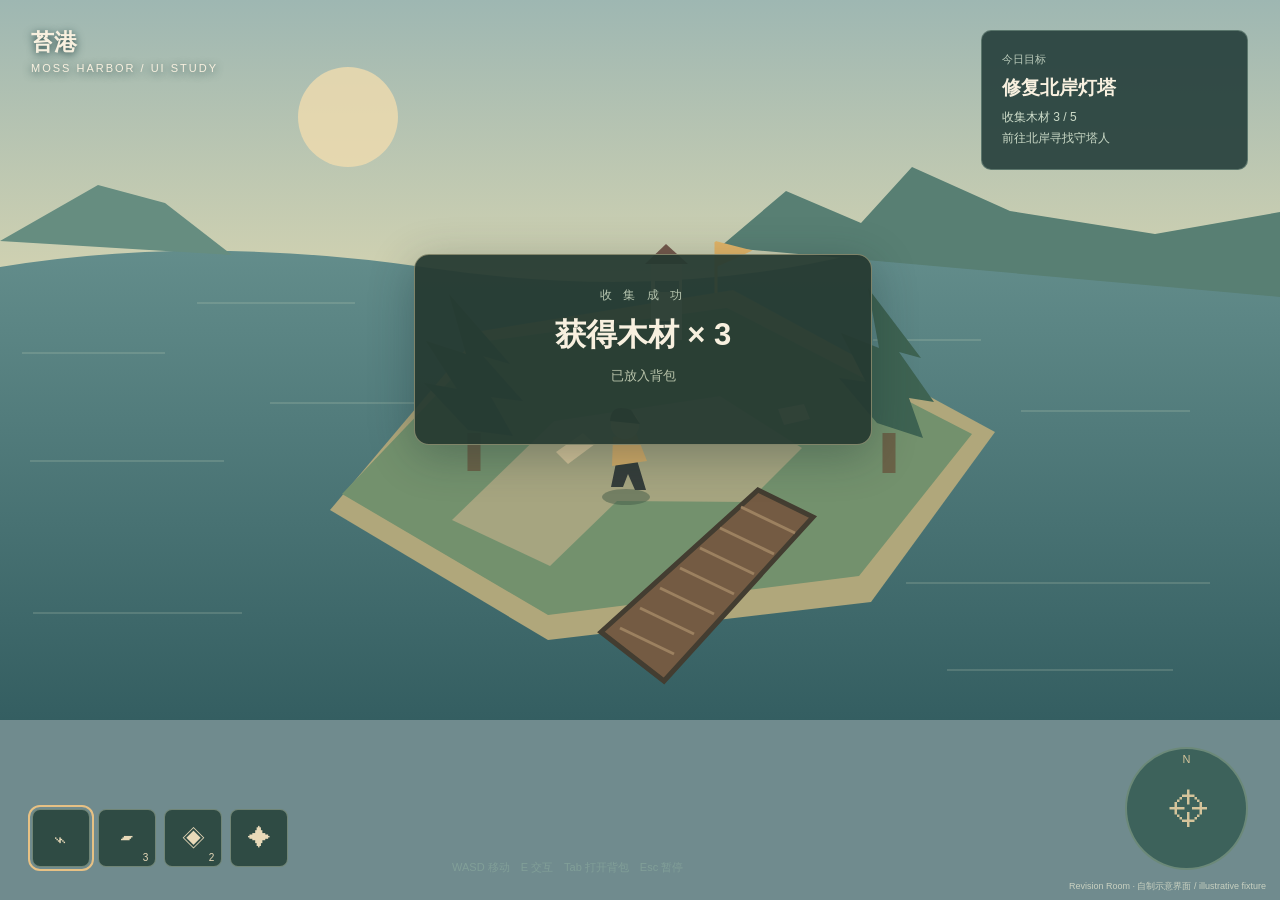
<file: web/demo/scene.html>
<!doctype html><html lang="zh-CN"><meta charset="utf-8"><title>苔港 · 示例游戏界面</title>
<style>
*{box-sizing:border-box}body{margin:0;width:1280px;height:720px;overflow:hidden;font-family:"Segoe UI","Microsoft YaHei",sans-serif;color:#f8f0df;background:#708b8e}svg{position:absolute;inset:0;width:1280px;height:720px}.brand{position:absolute;top:27px;left:31px;font-size:23px;font-weight:650;text-shadow:0 2px 8px #274847}.brand small{display:block;font-size:11px;font-weight:400;letter-spacing:2px;margin-top:4px}.quest{position:absolute;right:32px;top:30px;width:267px;background:#263f3ce8;border:1px solid #98b4a269;border-radius:10px;padding:18px 20px}.quest small{color:#bacaba;font-size:11px}.quest strong{display:block;font-size:19px;margin:8px 0}.quest p{font-size:12px;color:#ccdbc8;margin:4px 0}.bag{position:absolute;left:32px;bottom:33px;display:flex;gap:8px}.slot{width:58px;height:58px;border:1px solid #c8d7bc6b;background:#29453de8;border-radius:8px;display:grid;place-items:center;color:#e9dab9;font-size:23px}.slot:first-child{outline:2px solid #e7c184;outline-offset:2px}.slot small{font-size:10px;position:absolute;margin-top:38px;margin-left:37px}.reward{position:absolute;left:414px;top:254px;width:458px;height:191px;border:1px solid #e8d9ac73;border-radius:15px;background:#263a31f0;box-shadow:0 10px 45px #172e3055;text-align:center;padding:30px}.reward small{font-size:12px;letter-spacing:4px;color:#b5c4ae}.reward strong{font-size:31px;display:block;margin:10px}.reward span{font-size:13px;color:#b8c3aa}.hint{position:absolute;bottom:25px;left:452px;color:#819f98;font-size:11px}.map{position:absolute;right:32px;bottom:30px;width:123px;height:123px;background:#345b53d9;border:2px solid #adbea36b;border-radius:50%;display:grid;place-items:center;font-size:40px;color:#d5c49b}.map:before{content:'N';position:absolute;top:4px;font-size:11px}.demo{position:absolute;bottom:7px;right:14px;font-size:9px;color:#f1f0d8b0}.inventory{display:none;position:absolute;left:220px;top:106px;width:840px;height:506px;padding:26px;background:#233a32f7;border:1px solid #b9c9aa70;border-radius:15px;box-shadow:0 20px 70px #17332688}.inventory h1{font-size:26px;font-weight:500;margin:0 0 7px}.inventory>p{font-size:12px;color:#9aaf9e}.items{display:grid;grid-template-columns:repeat(5,90px);gap:14px;margin-top:25px}.items .slot{width:90px;height:90px;background:#354a3f;font-size:31px}.details{position:absolute;right:27px;top:107px;width:240px;border-left:1px solid #8f9e8466;padding:0 0 0 26px}.details h2{font-size:19px;font-weight:500}.details p{font-size:13px;line-height:1.8;color:#bbcab6}.actions{position:absolute;right:27px;bottom:30px;display:flex;gap:10px}.actions button{background:#426248;border:1px solid #7a9876;color:#d9e3cc;border-radius:5px;font:inherit;font-size:12px;padding:12px 16px}.inventory-mode .reward{display:none}.inventory-mode .inventory{display:block}
</style>
<svg viewBox="0 0 1280 720" aria-label="手绘几何示意岛屿，不是真实游戏截图">
<defs><linearGradient id="sky" x2="0" y2="1"><stop stop-color="#9eb7b2"/><stop offset="1" stop-color="#d5d4b1"/></linearGradient><linearGradient id="water" x2="0" y2="1"><stop stop-color="#658f8d"/><stop offset="1" stop-color="#345e61"/></linearGradient></defs>
<path d="M0 0H1280V300H0Z" fill="url(#sky)"/><circle cx="348" cy="117" r="50" fill="#f1dcaf" opacity=".8"/><path d="M0 267Q200 234 430 268T860 253T1280 259V720H0Z" fill="url(#water)"/>
<path d="M720 247L786 191L861 223L912 167L1010 211L1155 234L1280 212V297Z" fill="#587f73"/><path d="M0 241L98 185L165 203L232 255Z" fill="#668d80"/>
<g fill="none" stroke="#c1d2ba" stroke-width="2" opacity=".2"><path d="M22 353H165M197 303H355M30 461H224M1021 411H1190M873 340H981M906 583H1210M33 613H242M947 670H1173M270 403H414"/></g>
<path d="M330 510L481 331L733 290L995 432L871 602L548 640Z" fill="#b0a77b"/><path d="M342 494L488 341L727 308L972 434L859 576L548 615Z" fill="#73916d"/><path d="M452 520L554 421L720 396L802 448L748 502L617 501L550 566Z" fill="#a6a580"/>
<path d="M601 632L758 490L813 517L664 681Z" fill="#745b43" stroke="#433d31" stroke-width="5"/><g stroke="#9c8160" stroke-width="3"><path d="M620 628L674 654M640 608L694 634M660 588L714 614M680 568L734 594M700 548L754 574M720 528L774 554M741 507L795 533"/></g>
<g fill="#3e6352"><path d="M468 430L424 383L457 389L426 341L466 354L449 294L510 364L483 356L523 401L491 397L513 436Z"/><path d="M877 423L839 378L866 382L841 333L879 348L868 288L921 358L899 352L934 402L909 398L923 438Z"/></g><path d="M474 433V471M889 433V473" stroke="#6b6348" stroke-width="13"/>
<path d="M651 340V260H682V340Z" fill="#e0d7b8"/><path d="M645 264L666 244L688 264Z" fill="#74584a"/><path d="M655 281H679V292H655Z" fill="#718a80"/><path d="M658 321H675V340H658Z" fill="#566f60"/>
<ellipse cx="626" cy="497" rx="24" ry="8" fill="#455c49" opacity=".5"/><path d="M616 463L611 487H623L628 474L635 490H646L637 460Z" fill="#353d3a"/><path d="M613 437L636 433L647 461L612 466Z" fill="#d1aa67"/><circle cx="625" cy="425" r="14" fill="#dfba8a"/><path d="M610 421Q611 403 631 410L640 424Z" fill="#4b4739"/>
<g fill="#d5c499"><path d="M556 452L583 433L595 444L568 464Z"/><path d="M778 409L804 404L810 419L784 425Z"/></g><path d="M716 293V242M717 243L748 251L717 265Z" fill="#e4b568" stroke="#e4b568" stroke-width="3"/>
</svg>
<div class="brand">苔港 <small>MOSS HARBOR / UI STUDY</small></div><div class="quest"><small>今日目标</small><strong>修复北岸灯塔</strong><p>收集木材 3 / 5</p><p>前往北岸寻找守塔人</p></div><div class="reward"><small>收 集 成 功</small><strong>获得木材 × 3</strong><span>已放入背包</span></div><div class="bag"><div class="slot">⌁</div><div class="slot">▰<small>3</small></div><div class="slot">◈<small>2</small></div><div class="slot">✦</div></div><div class="hint">WASD 移动　E 交互　Tab 打开背包　Esc 暂停</div><div class="map">⌖</div><div class="demo">Revision Room · 自制示意界面 / illustrative fixture</div>
<div class="inventory"><h1>旅行背包</h1><p>整理途中收集的物品。</p><div class="items"><div class="slot">▰</div><div class="slot">◈</div><div class="slot">✦</div><div class="slot">⌁</div><div class="slot">✿</div><div class="slot"></div><div class="slot"></div><div class="slot"></div><div class="slot"></div><div class="slot"></div></div><div class="details"><h2>木材</h2><p>坚实的漂流木。<br>可用于修复灯塔和制作营地设施。</p><p>持有数量　3</p></div><div class="actions"><button>使用</button><button>丢弃</button></div></div>
</html>
</file>
